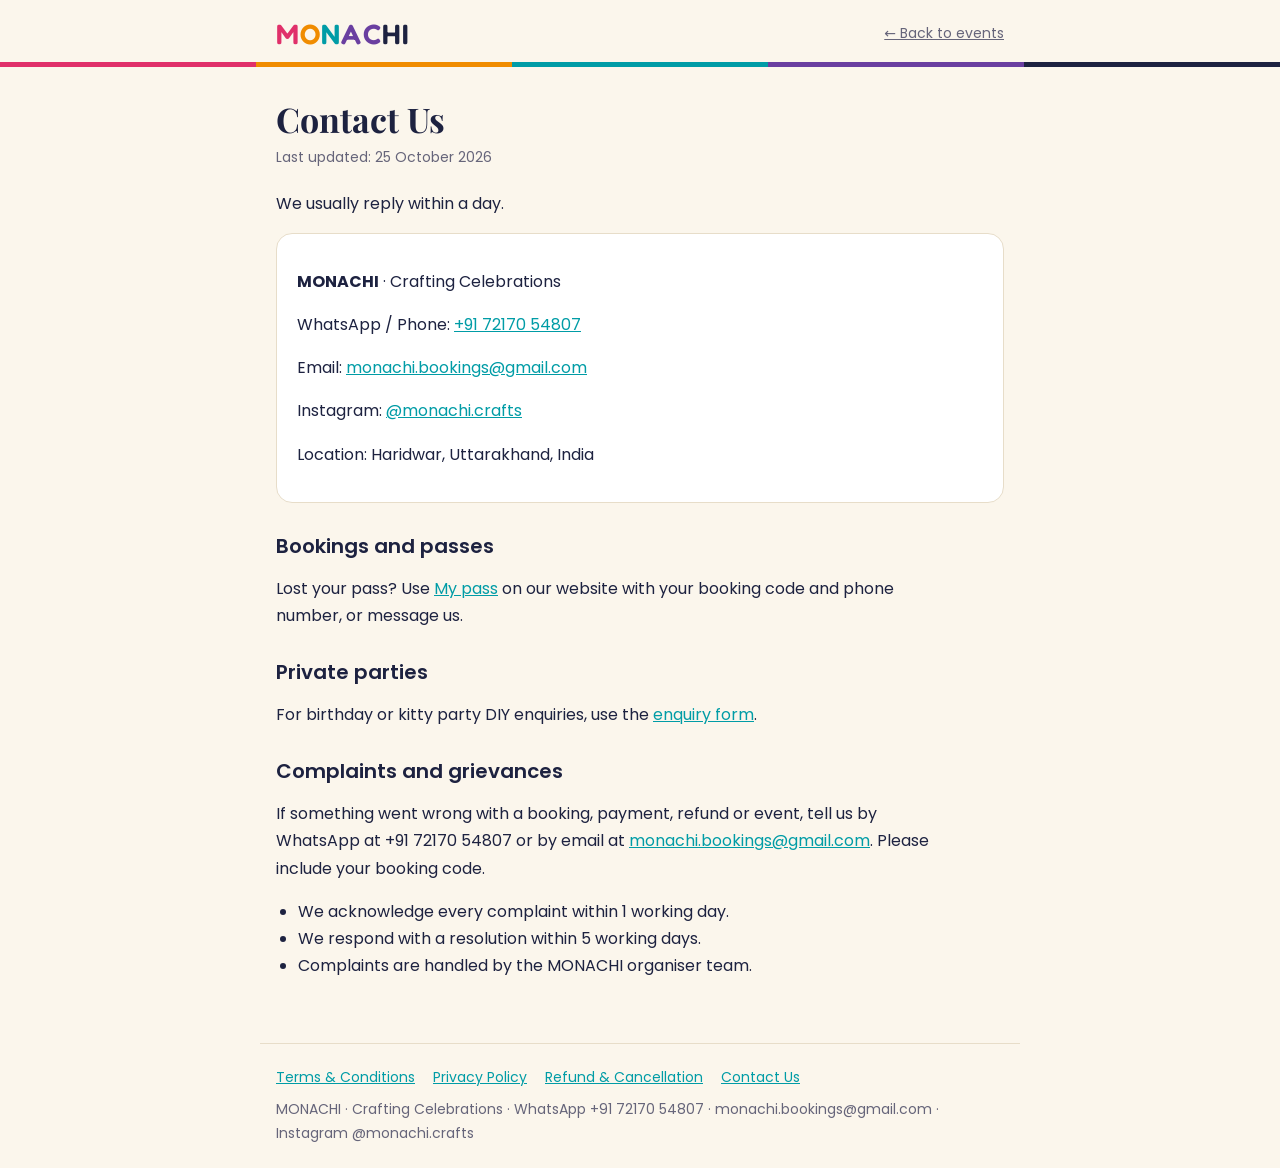
<file: contact.html>
<!doctype html>
<html lang="en">
<head>
<meta charset="utf-8">
<meta name="viewport" content="width=device-width, initial-scale=1, viewport-fit=cover">
<title>Contact Us · MONACHI Events</title>
<meta name="description" content="Contact MONACHI Events.">
<link rel="preconnect" href="https://fonts.googleapis.com">
<link rel="preconnect" href="https://fonts.gstatic.com" crossorigin>
<link rel="stylesheet" href="https://fonts.googleapis.com/css2?family=Fredoka:wght@600&family=Playfair+Display:wght@700&family=Poppins:wght@400;600&display=swap">
<link rel="stylesheet" href="policy.css">
</head>
<body>
<header class="wrap">
  <a class="word" href="index.html" aria-label="MONACHI home"><span>M</span><span>O</span><span>N</span><span>A</span><span>C</span><span>H</span><span>I</span></a>
  <a class="back" href="index.html">← Back to events</a>
</header>
<div class="strip"></div>
<main class="wrap">
<h1>Contact Us</h1>
<p class="updated">Last updated: 25 October 2026</p>
<p>We usually reply within a day.</p>
<div class="card">
  <p><b>MONACHI</b> · Crafting Celebrations</p>
  <p>WhatsApp / Phone: <a href="https://wa.me/917217054807">+91 72170 54807</a></p>
  <p>Email: <a href="mailto:monachi.bookings@gmail.com">monachi.bookings@gmail.com</a></p>
  <p>Instagram: <a href="https://www.instagram.com/monachi.crafts/">@monachi.crafts</a></p>
  <p>Location: Haridwar, Uttarakhand, India</p>
</div>
<h2>Bookings and passes</h2>
<p>Lost your pass? Use <a href="index.html#mypass">My pass</a> on our website with your booking code and phone number, or message us.</p>
<h2>Private parties</h2>
<p>For birthday or kitty party DIY enquiries, use the <a href="index.html#parties">enquiry form</a>.</p>
<h2 id="complaints">Complaints and grievances</h2>
<p>If something went wrong with a booking, payment, refund or event, tell us by WhatsApp at +91 72170 54807 or by email at <a href="mailto:monachi.bookings@gmail.com">monachi.bookings@gmail.com</a>. Please include your booking code.</p>
<ul>
  <li>We acknowledge every complaint within 1 working day.</li>
  <li>We respond with a resolution within 5 working days.</li>
  <li>Complaints are handled by the MONACHI organiser team.</li>
</ul>
</main>
<footer class="wrap">
  <nav aria-label="Policies"><a href="terms.html">Terms &amp; Conditions</a><a href="privacy.html">Privacy Policy</a><a href="refunds.html">Refund &amp; Cancellation</a><a href="contact.html">Contact Us</a></nav>
  MONACHI · Crafting Celebrations · WhatsApp +91 72170 54807 · monachi.bookings@gmail.com · Instagram @monachi.crafts
</footer>
</body>
</html>
</file>
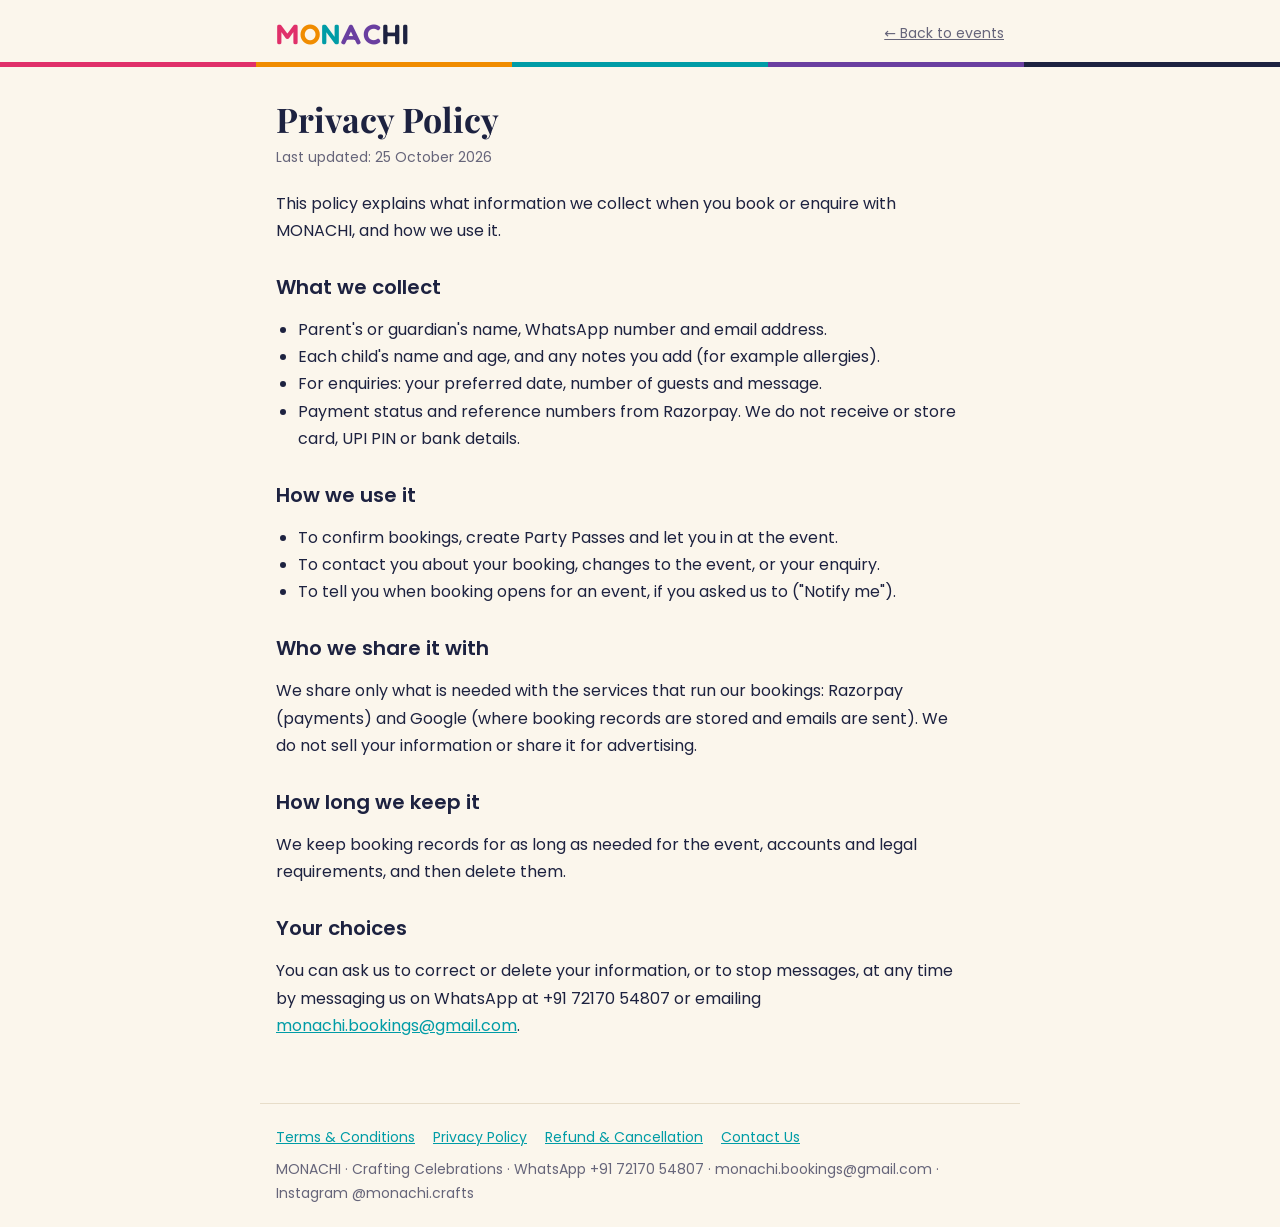
<file: privacy.html>
<!doctype html>
<html lang="en">
<head>
<meta charset="utf-8">
<meta name="viewport" content="width=device-width, initial-scale=1, viewport-fit=cover">
<title>Privacy Policy · MONACHI Events</title>
<meta name="description" content="How MONACHI collects and uses your information.">
<link rel="preconnect" href="https://fonts.googleapis.com">
<link rel="preconnect" href="https://fonts.gstatic.com" crossorigin>
<link rel="stylesheet" href="https://fonts.googleapis.com/css2?family=Fredoka:wght@600&family=Playfair+Display:wght@700&family=Poppins:wght@400;600&display=swap">
<link rel="stylesheet" href="policy.css">
</head>
<body>
<header class="wrap">
  <a class="word" href="index.html" aria-label="MONACHI home"><span>M</span><span>O</span><span>N</span><span>A</span><span>C</span><span>H</span><span>I</span></a>
  <a class="back" href="index.html">← Back to events</a>
</header>
<div class="strip"></div>
<main class="wrap">
<h1>Privacy Policy</h1>
<p class="updated">Last updated: 25 October 2026</p>
<p>This policy explains what information we collect when you book or enquire with MONACHI, and how we use it.</p>
<h2>What we collect</h2>
<ul>
  <li>Parent's or guardian's name, WhatsApp number and email address.</li>
  <li>Each child's name and age, and any notes you add (for example allergies).</li>
  <li>For enquiries: your preferred date, number of guests and message.</li>
  <li>Payment status and reference numbers from Razorpay. We do not receive or store card, UPI PIN or bank details.</li>
</ul>
<h2>How we use it</h2>
<ul>
  <li>To confirm bookings, create Party Passes and let you in at the event.</li>
  <li>To contact you about your booking, changes to the event, or your enquiry.</li>
  <li>To tell you when booking opens for an event, if you asked us to ("Notify me").</li>
</ul>
<h2>Who we share it with</h2>
<p>We share only what is needed with the services that run our bookings: Razorpay (payments) and Google (where booking records are stored and emails are sent). We do not sell your information or share it for advertising.</p>
<h2>How long we keep it</h2>
<p>We keep booking records for as long as needed for the event, accounts and legal requirements, and then delete them.</p>
<h2>Your choices</h2>
<p>You can ask us to correct or delete your information, or to stop messages, at any time by messaging us on WhatsApp at +91 72170 54807 or emailing <a href="mailto:monachi.bookings@gmail.com">monachi.bookings@gmail.com</a>.</p>
</main>
<footer class="wrap">
  <nav aria-label="Policies"><a href="terms.html">Terms &amp; Conditions</a><a href="privacy.html">Privacy Policy</a><a href="refunds.html">Refund &amp; Cancellation</a><a href="contact.html">Contact Us</a></nav>
  MONACHI · Crafting Celebrations · WhatsApp +91 72170 54807 · monachi.bookings@gmail.com · Instagram @monachi.crafts
</footer>
</body>
</html>
</file>
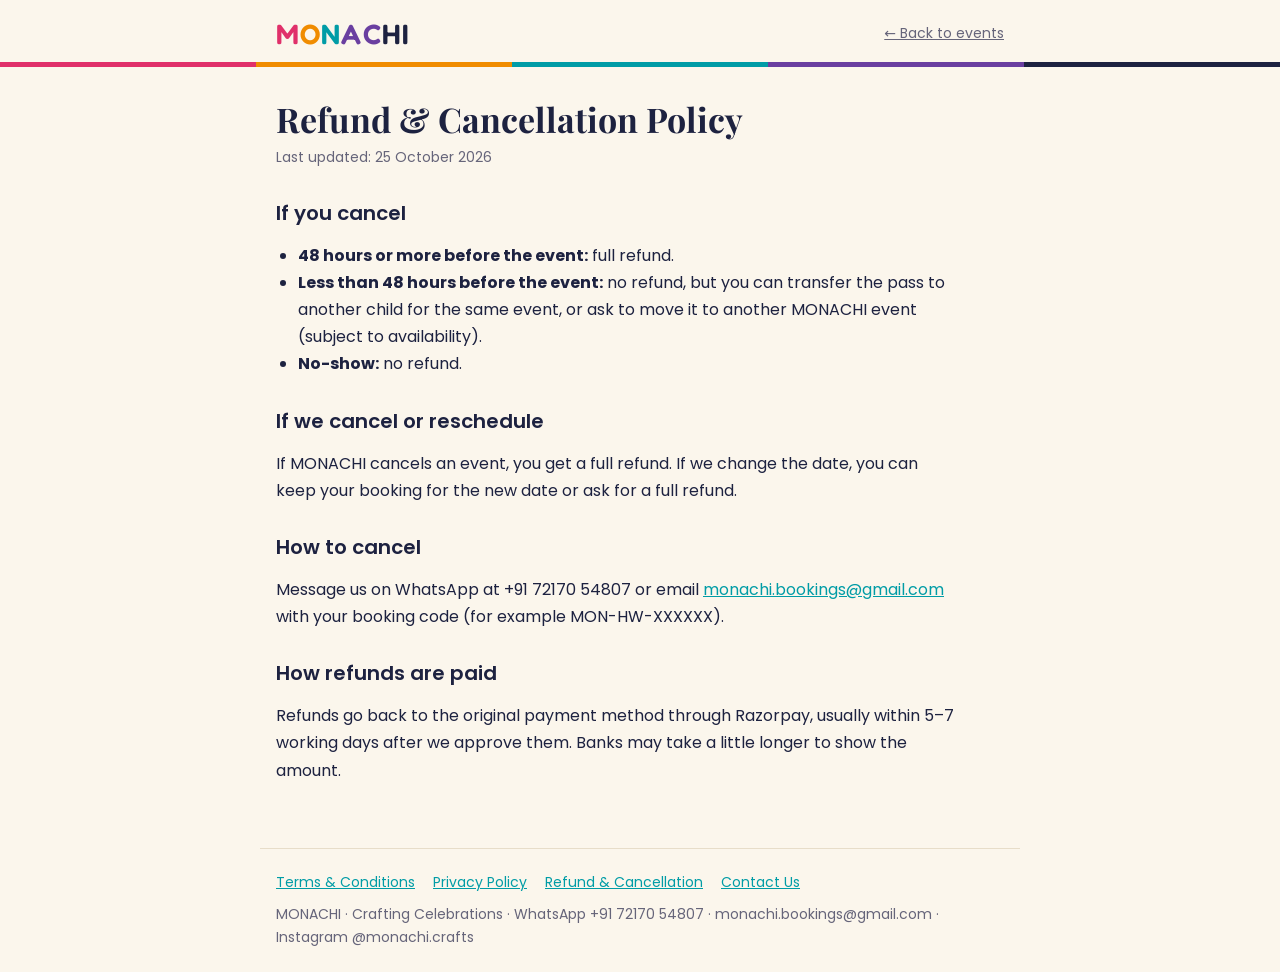
<file: refunds.html>
<!doctype html>
<html lang="en">
<head>
<meta charset="utf-8">
<meta name="viewport" content="width=device-width, initial-scale=1, viewport-fit=cover">
<title>Refund &amp; Cancellation Policy · MONACHI Events</title>
<meta name="description" content="Cancellation and refund rules for MONACHI bookings.">
<link rel="preconnect" href="https://fonts.googleapis.com">
<link rel="preconnect" href="https://fonts.gstatic.com" crossorigin>
<link rel="stylesheet" href="https://fonts.googleapis.com/css2?family=Fredoka:wght@600&family=Playfair+Display:wght@700&family=Poppins:wght@400;600&display=swap">
<link rel="stylesheet" href="policy.css">
</head>
<body>
<header class="wrap">
  <a class="word" href="index.html" aria-label="MONACHI home"><span>M</span><span>O</span><span>N</span><span>A</span><span>C</span><span>H</span><span>I</span></a>
  <a class="back" href="index.html">← Back to events</a>
</header>
<div class="strip"></div>
<main class="wrap">
<h1>Refund &amp; Cancellation Policy</h1>
<p class="updated">Last updated: 25 October 2026</p>
<h2>If you cancel</h2>
<ul>
  <li><b>48 hours or more before the event:</b> full refund.</li>
  <li><b>Less than 48 hours before the event:</b> no refund, but you can transfer the pass to another child for the same event, or ask to move it to another MONACHI event (subject to availability).</li>
  <li><b>No-show:</b> no refund.</li>
</ul>
<h2>If we cancel or reschedule</h2>
<p>If MONACHI cancels an event, you get a full refund. If we change the date, you can keep your booking for the new date or ask for a full refund.</p>
<h2>How to cancel</h2>
<p>Message us on WhatsApp at +91 72170 54807 or email <a href="mailto:monachi.bookings@gmail.com">monachi.bookings@gmail.com</a> with your booking code (for example MON-HW-XXXXXX).</p>
<h2>How refunds are paid</h2>
<p>Refunds go back to the original payment method through Razorpay, usually within 5–7 working days after we approve them. Banks may take a little longer to show the amount.</p>
</main>
<footer class="wrap">
  <nav aria-label="Policies"><a href="terms.html">Terms &amp; Conditions</a><a href="privacy.html">Privacy Policy</a><a href="refunds.html">Refund &amp; Cancellation</a><a href="contact.html">Contact Us</a></nav>
  MONACHI · Crafting Celebrations · WhatsApp +91 72170 54807 · monachi.bookings@gmail.com · Instagram @monachi.crafts
</footer>
</body>
</html>
</file>
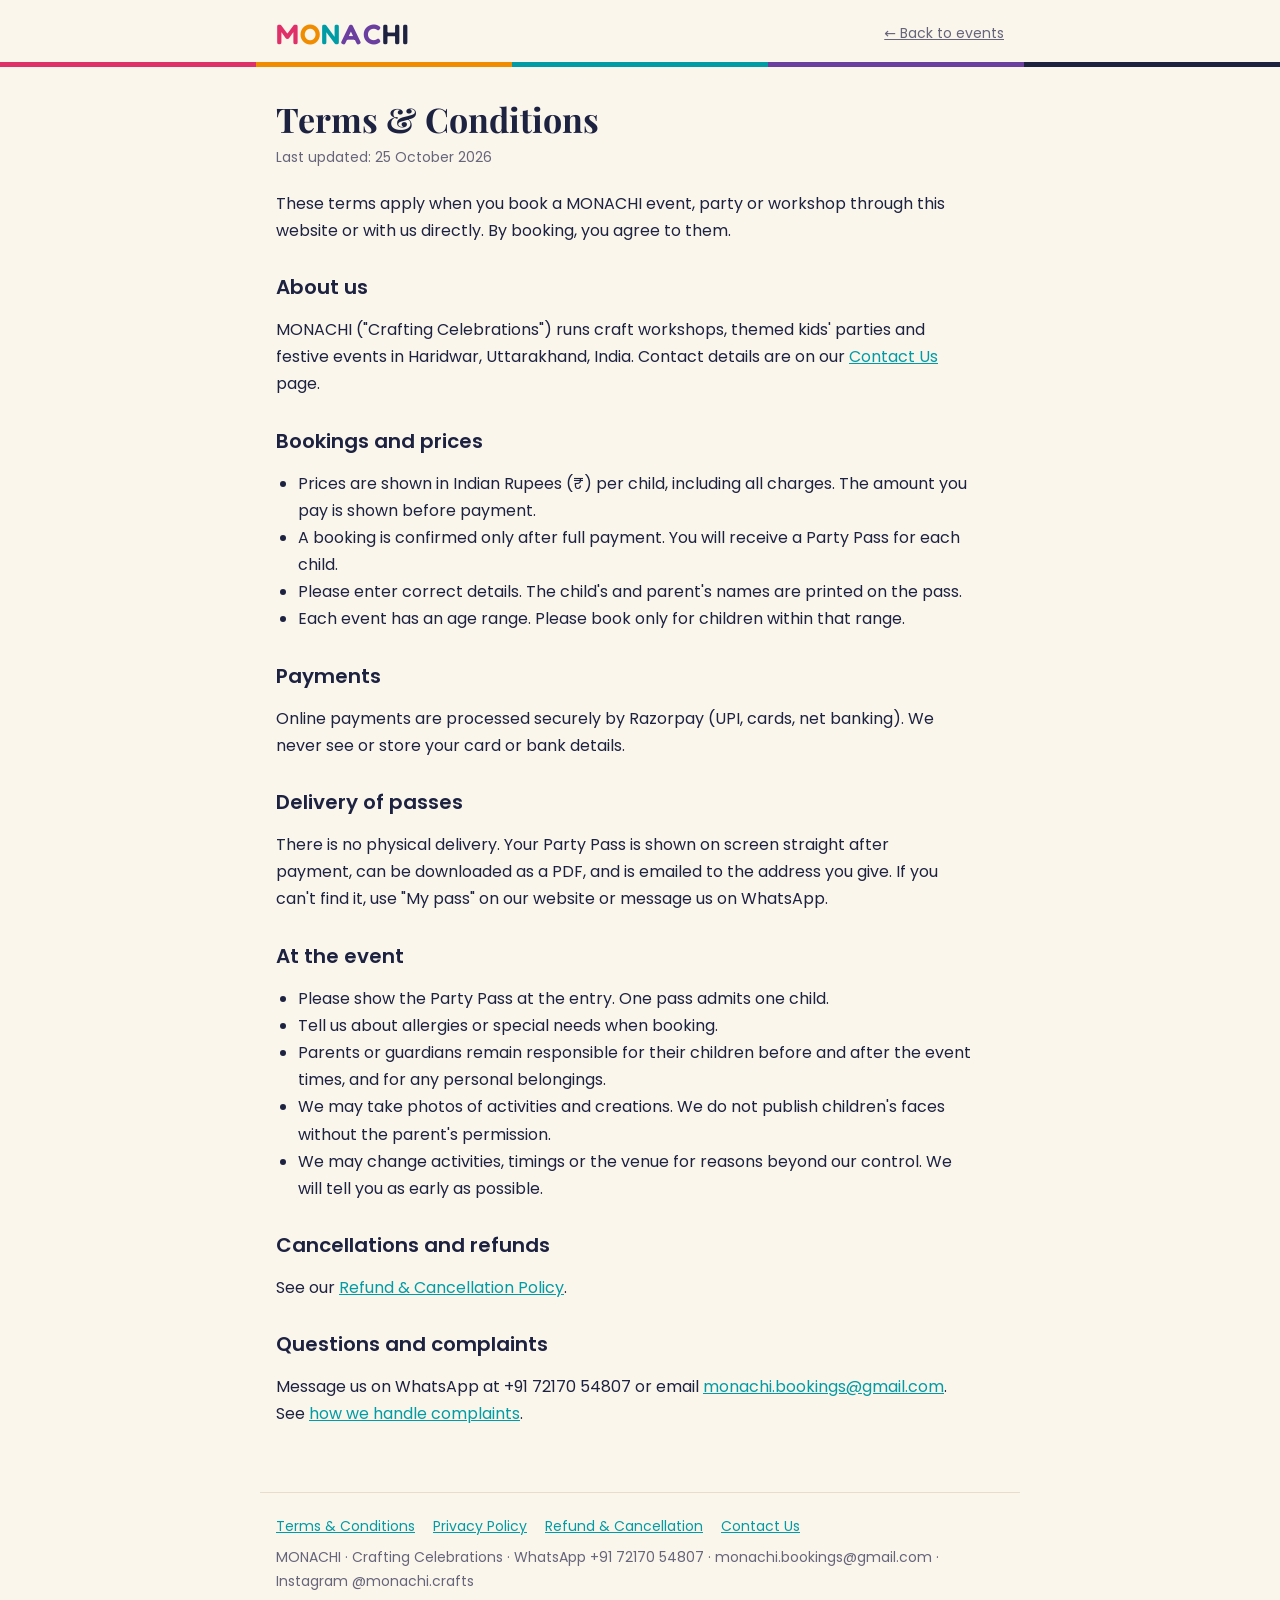
<file: terms.html>
<!doctype html>
<html lang="en">
<head>
<meta charset="utf-8">
<meta name="viewport" content="width=device-width, initial-scale=1, viewport-fit=cover">
<title>Terms &amp; Conditions · MONACHI Events</title>
<meta name="description" content="Terms for booking MONACHI events and workshops.">
<link rel="preconnect" href="https://fonts.googleapis.com">
<link rel="preconnect" href="https://fonts.gstatic.com" crossorigin>
<link rel="stylesheet" href="https://fonts.googleapis.com/css2?family=Fredoka:wght@600&family=Playfair+Display:wght@700&family=Poppins:wght@400;600&display=swap">
<link rel="stylesheet" href="policy.css">
</head>
<body>
<header class="wrap">
  <a class="word" href="index.html" aria-label="MONACHI home"><span>M</span><span>O</span><span>N</span><span>A</span><span>C</span><span>H</span><span>I</span></a>
  <a class="back" href="index.html">← Back to events</a>
</header>
<div class="strip"></div>
<main class="wrap">
<h1>Terms &amp; Conditions</h1>
<p class="updated">Last updated: 25 October 2026</p>
<p>These terms apply when you book a MONACHI event, party or workshop through this website or with us directly. By booking, you agree to them.</p>
<h2>About us</h2>
<p>MONACHI ("Crafting Celebrations") runs craft workshops, themed kids' parties and festive events in Haridwar, Uttarakhand, India. Contact details are on our <a href="contact.html">Contact Us</a> page.</p>
<h2>Bookings and prices</h2>
<ul>
  <li>Prices are shown in Indian Rupees (₹) per child, including all charges. The amount you pay is shown before payment.</li>
  <li>A booking is confirmed only after full payment. You will receive a Party Pass for each child.</li>
  <li>Please enter correct details. The child's and parent's names are printed on the pass.</li>
  <li>Each event has an age range. Please book only for children within that range.</li>
</ul>
<h2>Payments</h2>
<p>Online payments are processed securely by Razorpay (UPI, cards, net banking). We never see or store your card or bank details.</p>
<h2>Delivery of passes</h2>
<p>There is no physical delivery. Your Party Pass is shown on screen straight after payment, can be downloaded as a PDF, and is emailed to the address you give. If you can't find it, use "My pass" on our website or message us on WhatsApp.</p>
<h2>At the event</h2>
<ul>
  <li>Please show the Party Pass at the entry. One pass admits one child.</li>
  <li>Tell us about allergies or special needs when booking.</li>
  <li>Parents or guardians remain responsible for their children before and after the event times, and for any personal belongings.</li>
  <li>We may take photos of activities and creations. We do not publish children's faces without the parent's permission.</li>
  <li>We may change activities, timings or the venue for reasons beyond our control. We will tell you as early as possible.</li>
</ul>
<h2>Cancellations and refunds</h2>
<p>See our <a href="refunds.html">Refund &amp; Cancellation Policy</a>.</p>
<h2>Questions and complaints</h2>
<p>Message us on WhatsApp at +91 72170 54807 or email <a href="mailto:monachi.bookings@gmail.com">monachi.bookings@gmail.com</a>. See <a href="contact.html#complaints">how we handle complaints</a>.</p>
</main>
<footer class="wrap">
  <nav aria-label="Policies"><a href="terms.html">Terms &amp; Conditions</a><a href="privacy.html">Privacy Policy</a><a href="refunds.html">Refund &amp; Cancellation</a><a href="contact.html">Contact Us</a></nav>
  MONACHI · Crafting Celebrations · WhatsApp +91 72170 54807 · monachi.bookings@gmail.com · Instagram @monachi.crafts
</footer>
</body>
</html>
</file>
<file: policy.css>
/* Shared style for MONACHI policy pages (terms, privacy, refunds, contact). */
:root {
  --bg: #FBF6EC; --surface: #FFFFFF; --ink: #1D2240; --muted: #66657A; --line: #E7DDC9; --gold: #B8924A;
  --pink: #E0306A; --orange: #F08C00; --teal: #009CA6; --purple: #6A3FA0;
  padding-top: env(safe-area-inset-top, 0px); padding-bottom: env(safe-area-inset-bottom, 0px);
}
@media (prefers-color-scheme: dark) { :root { --bg: #15121E; --surface: #1F1A2C; --ink: #F3ECDF; --muted: #ABA4BA; --line: #362E49; --gold: #D6B675; color-scheme: dark } }
* { box-sizing: border-box; }
body { margin: 0; background: var(--bg); color: var(--ink); font: 400 16px/1.7 "Poppins", system-ui, -apple-system, "Segoe UI", sans-serif; }
.wrap { max-width: 760px; margin: 0 auto; padding-left: max(16px, env(safe-area-inset-left, 0px)); padding-right: max(16px, env(safe-area-inset-right, 0px)); }
header { padding-block: 20px 14px; display: flex; justify-content: space-between; align-items: center; gap: 12px; flex-wrap: wrap; }
.word { font: 600 28px/1 "Fredoka", "Poppins", sans-serif; letter-spacing: .04em; text-decoration: none; }
.word span:nth-child(1) { color: var(--pink); } .word span:nth-child(2) { color: var(--orange); } .word span:nth-child(3) { color: var(--teal); }
.word span:nth-child(4), .word span:nth-child(5) { color: var(--purple); } .word span:nth-child(6), .word span:nth-child(7) { color: var(--ink); }
header a.back { color: var(--muted); font-size: 14px; }
.strip { height: 5px; background: linear-gradient(90deg, var(--pink) 0 20%, var(--orange) 20% 40%, var(--teal) 40% 60%, var(--purple) 60% 80%, var(--ink) 80% 100%); }
main { padding-block: 32px 48px; }
h1 { font: 700 34px/1.2 "Playfair Display", Georgia, serif; margin: 0 0 6px; text-wrap: balance; }
h2 { font: 600 20px/1.3 "Poppins", system-ui, sans-serif; margin: 30px 0 6px; }
.updated { color: var(--muted); font-size: 14px; margin: 0 0 20px; }
p, li { max-width: 68ch; }
ul { padding-left: 22px; }
a { color: var(--teal); }
.card { background: var(--surface); border: 1px solid var(--line); border-radius: 16px; padding: 18px 20px; margin-top: 14px; }
footer { border-top: 1px solid var(--line); padding-block: 22px; font-size: 14px; color: var(--muted); }
footer nav { display: flex; flex-wrap: wrap; gap: 8px 18px; margin-bottom: 8px; }
</file>
